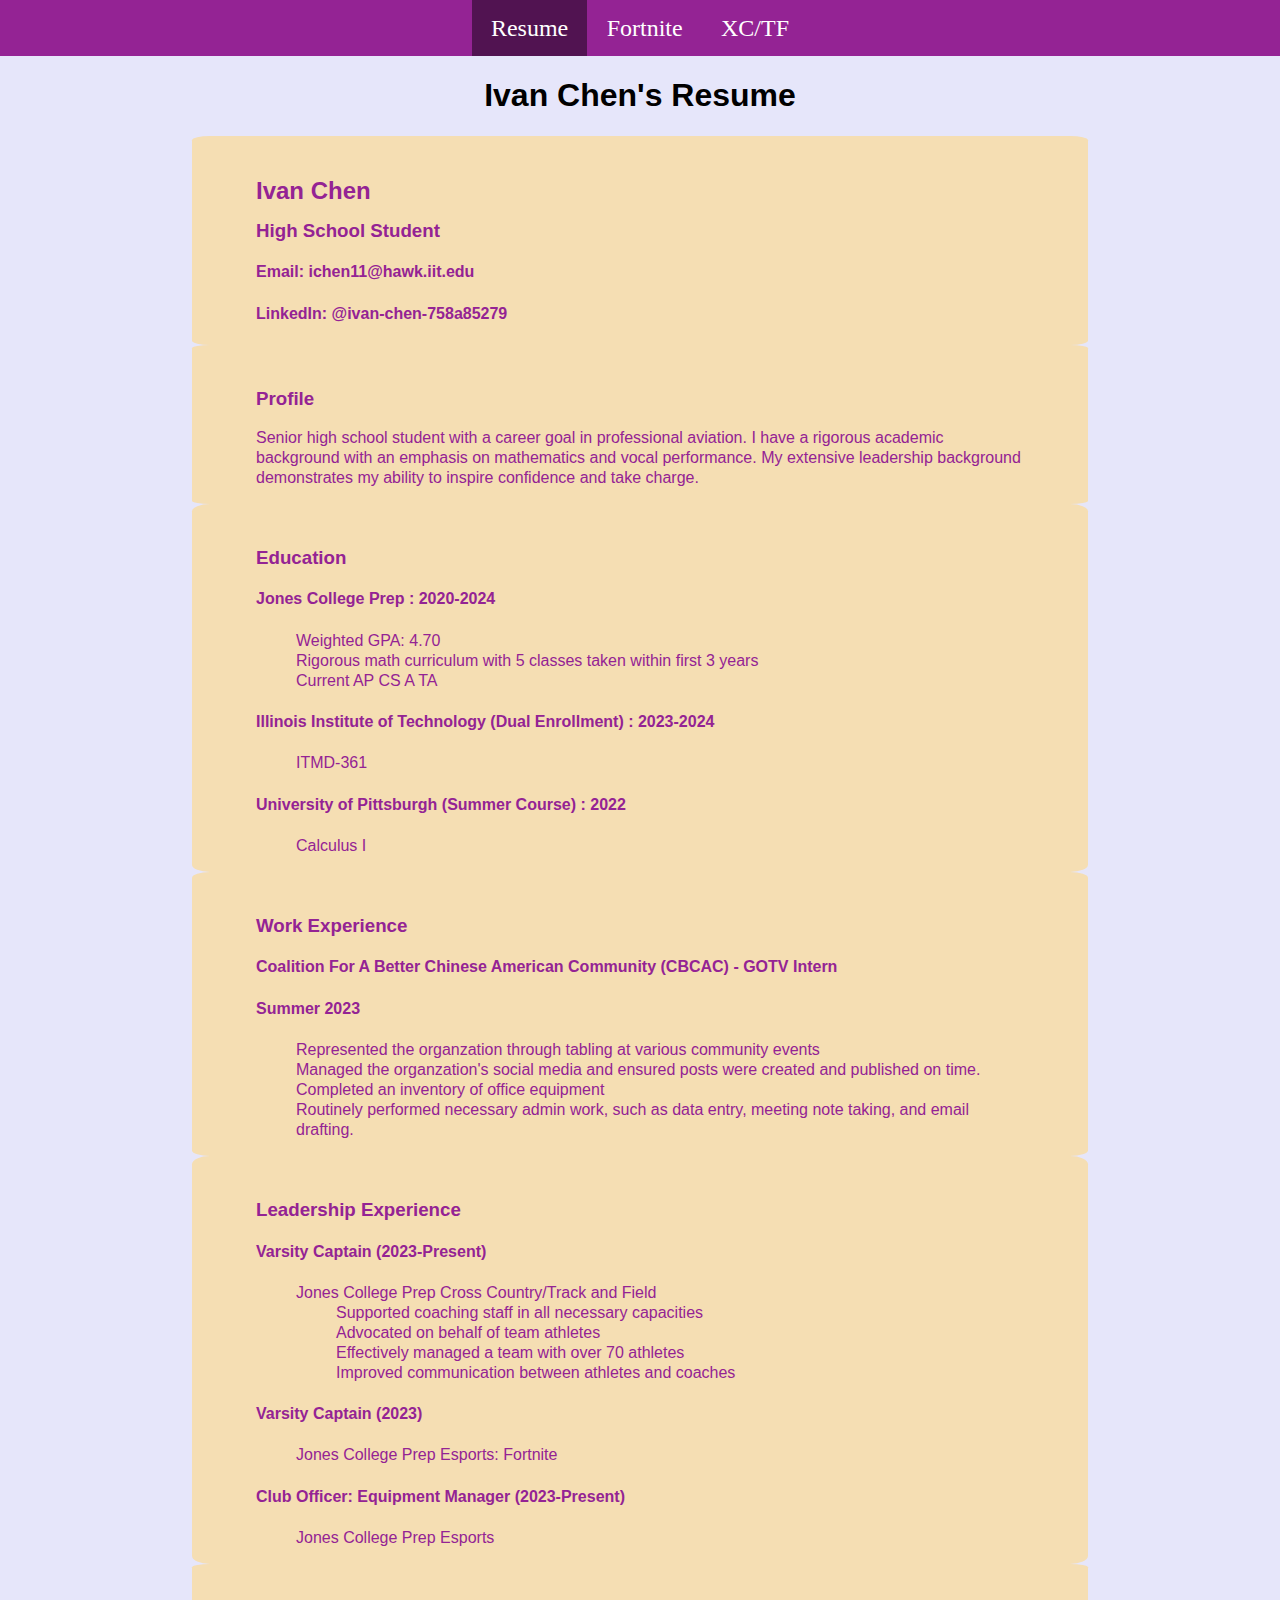
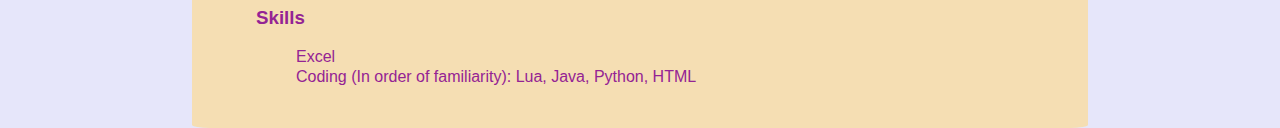
<file: index.html>
<!DOCTYPE html>
<html lang="en">
<head>
  <meta charset="UTF-8">
  <title>Resume</title>
  <link rel="stylesheet" href="css/normalize.css">
  <link rel="stylesheet" href="css/style.css">
</head>

<body>
  <div class="navbar">
    <a class="active" href="https://1vahn.github.io/project2">Resume</a>
    <a href="https://1vahn.github.io/project2/fortnite.html">Fortnite</a>
    <a href="https://1vahn.github.io/project2/xctf.html">XC/TF</a>
  </div>

  <h1>Ivan Chen's Resume</h1>

  <div class="container">
    <section>
      <h2>Ivan Chen</h2>
      <h3>High School Student</h3>
      <h4>Email: <a class="clean" href="mailto:ichen11@hawk.iit.edu">ichen11@hawk.iit.edu</a></h4>
      <h4>LinkedIn: <a class="clean" href="https://www.linkedin.com/in/ivan-chen-758a85279/">@ivan-chen-758a85279</a></h4>
    </section>
  </div>

  <div class="container">
    <section>
      <h3>Profile</h3>
      <p class="text">Senior high school student with a career goal in professional aviation. I have a rigorous academic background with an emphasis on mathematics and vocal performance. My extensive leadership background demonstrates my ability to inspire confidence and take charge.</p>
    </section>
  </div>

  <div class="container">
    <section>
      <h3>Education</h3>
      <h4>Jones College Prep : 2020-2024</h4>
      <ul class="clean">
        <li>Weighted GPA: 4.70</li>
        <li>Rigorous math curriculum with 5 classes taken within first 3 years</li>
        <li>Current AP CS A TA</li>
      </ul>
      <h4>Illinois Institute of Technology (Dual Enrollment) : 2023-2024</h4>
      <ul>
        <li>ITMD-361</li>
      </ul>
      <h4>University of Pittsburgh (Summer Course) : 2022</h4>
      <ul>
        <li>Calculus I</li>
      </ul>
    </section> 
  </div>

  <div class="container">
    <section>
      <h3>Work Experience</h3>
      <h4>Coalition For A Better Chinese American Community (CBCAC) - GOTV Intern</h4>
      <h4>Summer 2023</h4>
      <ul>
        <li>Represented the organzation through tabling at various community events</li>
        <li>Managed the organzation's social media and ensured posts were created and published on time.</li>
        <li>Completed an inventory of office equipment</li>
        <li>Routinely performed necessary admin work, such as data entry, meeting note taking, and email drafting.</li>
      </ul>
    </section>
  </div>

  <div class="container">
    <section>
      <h3>Leadership Experience</h3>
      <h4>Varsity Captain (2023-Present)</h4>
      <ul class="blank">
        <li>Jones College Prep Cross Country/Track and Field
          <ul>
            <li>Supported coaching staff in all necessary capacities</li>
            <li>Advocated on behalf of team athletes</li>
            <li>Effectively managed a team with over 70 athletes</li>
            <li>Improved communication between athletes and coaches</li>
          </ul>
        </li>
      </ul>
      <h4>Varsity Captain (2023)</h4>
      <ul class="blank">
        <li>Jones College Prep Esports: Fortnite</li>
      </ul>
      <h4>Club Officer: Equipment Manager (2023-Present)</h4>
      <ul class="blank">
        <li>Jones College Prep Esports</li>
      </ul>
    </section>
  </div>
  
  <div class="container bottompad">
    <section>
      <h3>Skills</h3>
      <ul>
        <li>Excel</li>
        <li>Coding (In order of familiarity): Lua, Java, Python, HTML</li>
      </ul>
    </section>
  </div>

</body>
</html>
</file>
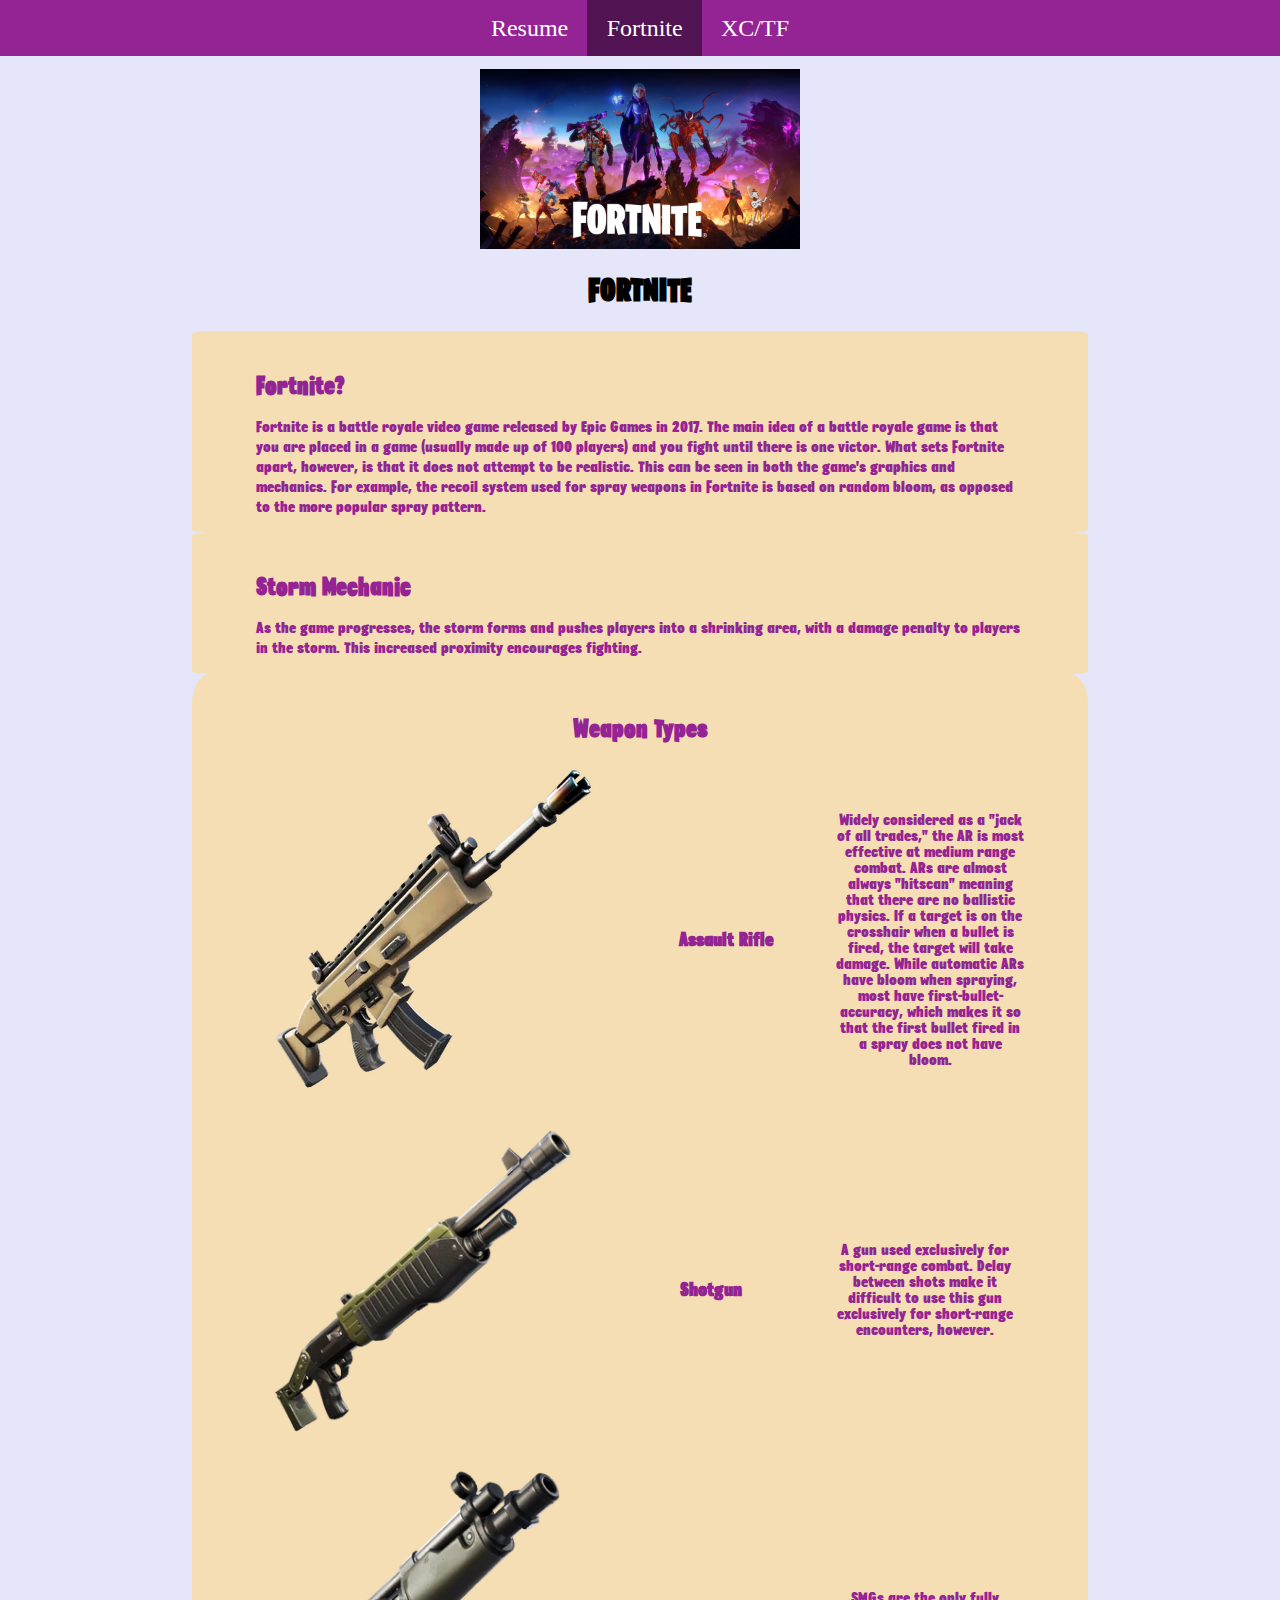
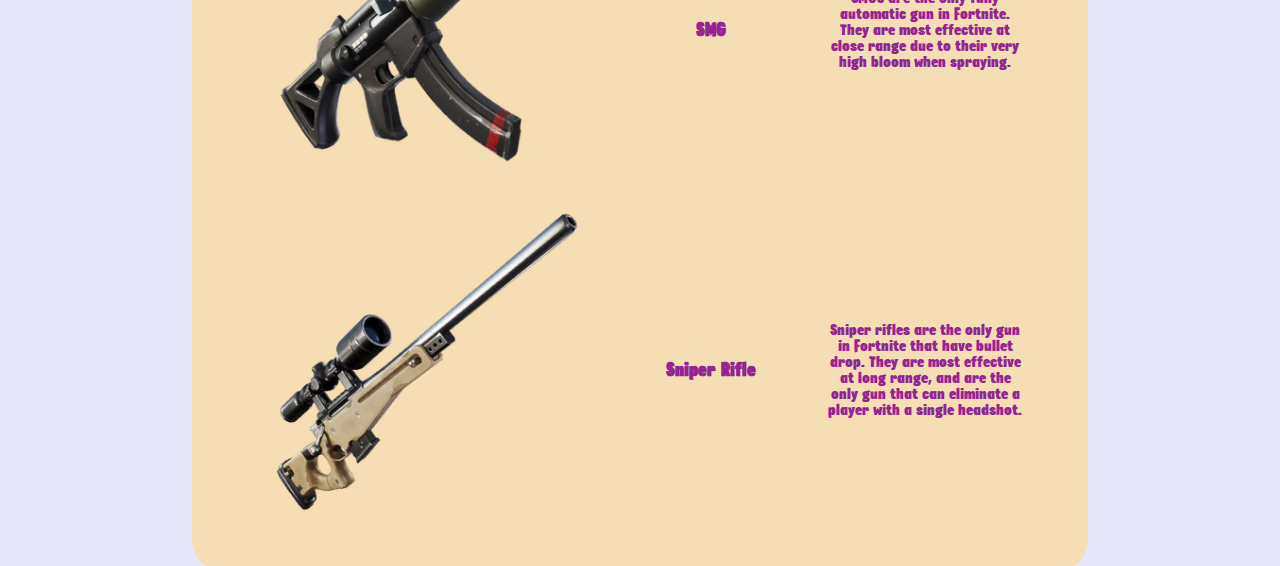
<file: fortnite.html>
<!DOCTYPE html>
<html lang="en">
<head>
  <meta charset="UTF-8">
  <title>Fortnite</title>
  <link rel="stylesheet" href="css/normalize.css">
  <link rel="stylesheet" href="css/style.css">
</head>

<body>
  <div class="navbar">
    <a href="https://1vahn.github.io/project2">Resume</a>
    <a class="active" href="https://1vahn.github.io/project2/fortnite.html">Fortnite</a>
    <a href="https://1vahn.github.io/project2/xctf.html">XC/TF</a>
  </div>

  <div class="centerspace">
    <img class="small" src="media/fortnite.jpg" alt="Fortnite logo banner">
  </div>
  <h1 class="fortnite">FORTNITE</h1>

  <div class="container">
    <section>
      <h2 class="fortnite">Fortnite?</h2>
      <p class="fortnite">Fortnite is a battle royale video game released by Epic Games in 2017. The main idea of a battle royale game is that you are placed in a game (usually made up of 100 players) and you fight until there is one victor. What sets Fortnite apart, however, is that it does not attempt to be realistic. This can be seen in both the game's graphics and mechanics. For example, the recoil system used for spray weapons in Fortnite is based on random bloom, as opposed to the more popular spray pattern.</p>
    </section>
  </div>

  <div class="container">
    <section>
      <h2 class="fortnite">Storm Mechanic</h2>
      <p class="fortnite">As the game progresses, the storm forms and pushes players into a shrinking area, with a damage penalty to players in the storm. This increased proximity encourages fighting.</p>
    </section>
  </div>

  <div class="container bottompad">
    <section>
      <h2 class="center fortnite">Weapon Types</h2>


      <div class="grid">
        <img src="media/ar.jpg" alt="Fortnite assault rifle">
        <h3 class="center fortnite">Assault Rifle</h3>
        <p class="center fortnite">Widely considered as a "jack of all trades," the AR is most effective at medium range combat. ARs are almost always "hitscan" meaning that there are no ballistic physics. If a target is on the crosshair when a bullet is fired, the target will take damage. While automatic ARs have bloom when spraying, most have first-bullet-accuracy, which makes it so that the first bullet fired in a spray does not have bloom.</p>
      </div>

      <div class="grid">
        <img class="fixedimg" src="media/shot.jpg" alt="Fortnite shotgun">
        <h3 class="center fortnite">Shotgun</h3>
        <p class="center fortnite">A gun used exclusively for short-range combat. Delay between shots make it difficult to use this gun exclusively for short-range encounters, however.</p>

      </div>
      
      <div class="grid">
        <img class="fixedimg" src="media/smg.jpg" alt="Fortnite smg">
        <h3 class="center fortnite">SMG</h3>
        <p class="center fortnite">SMGs are the only fully automatic gun in Fortnite. They are most effective at close range due to their very high bloom when spraying.</p>
      </div>

      <div class="grid">
        <img class="fixedimg" src="media/sniper.jpg" alt="Fortnite sniper rifle">
        <h3 class="center fortnite">Sniper Rifle</h3>
        <p class="center fortnite">Sniper rifles are the only gun in Fortnite that have bullet drop. They are most effective at long range, and are the only gun that can eliminate a player with a single headshot.</p>
      </div>
    </section>
  </div>
</body>
</html>
</file>
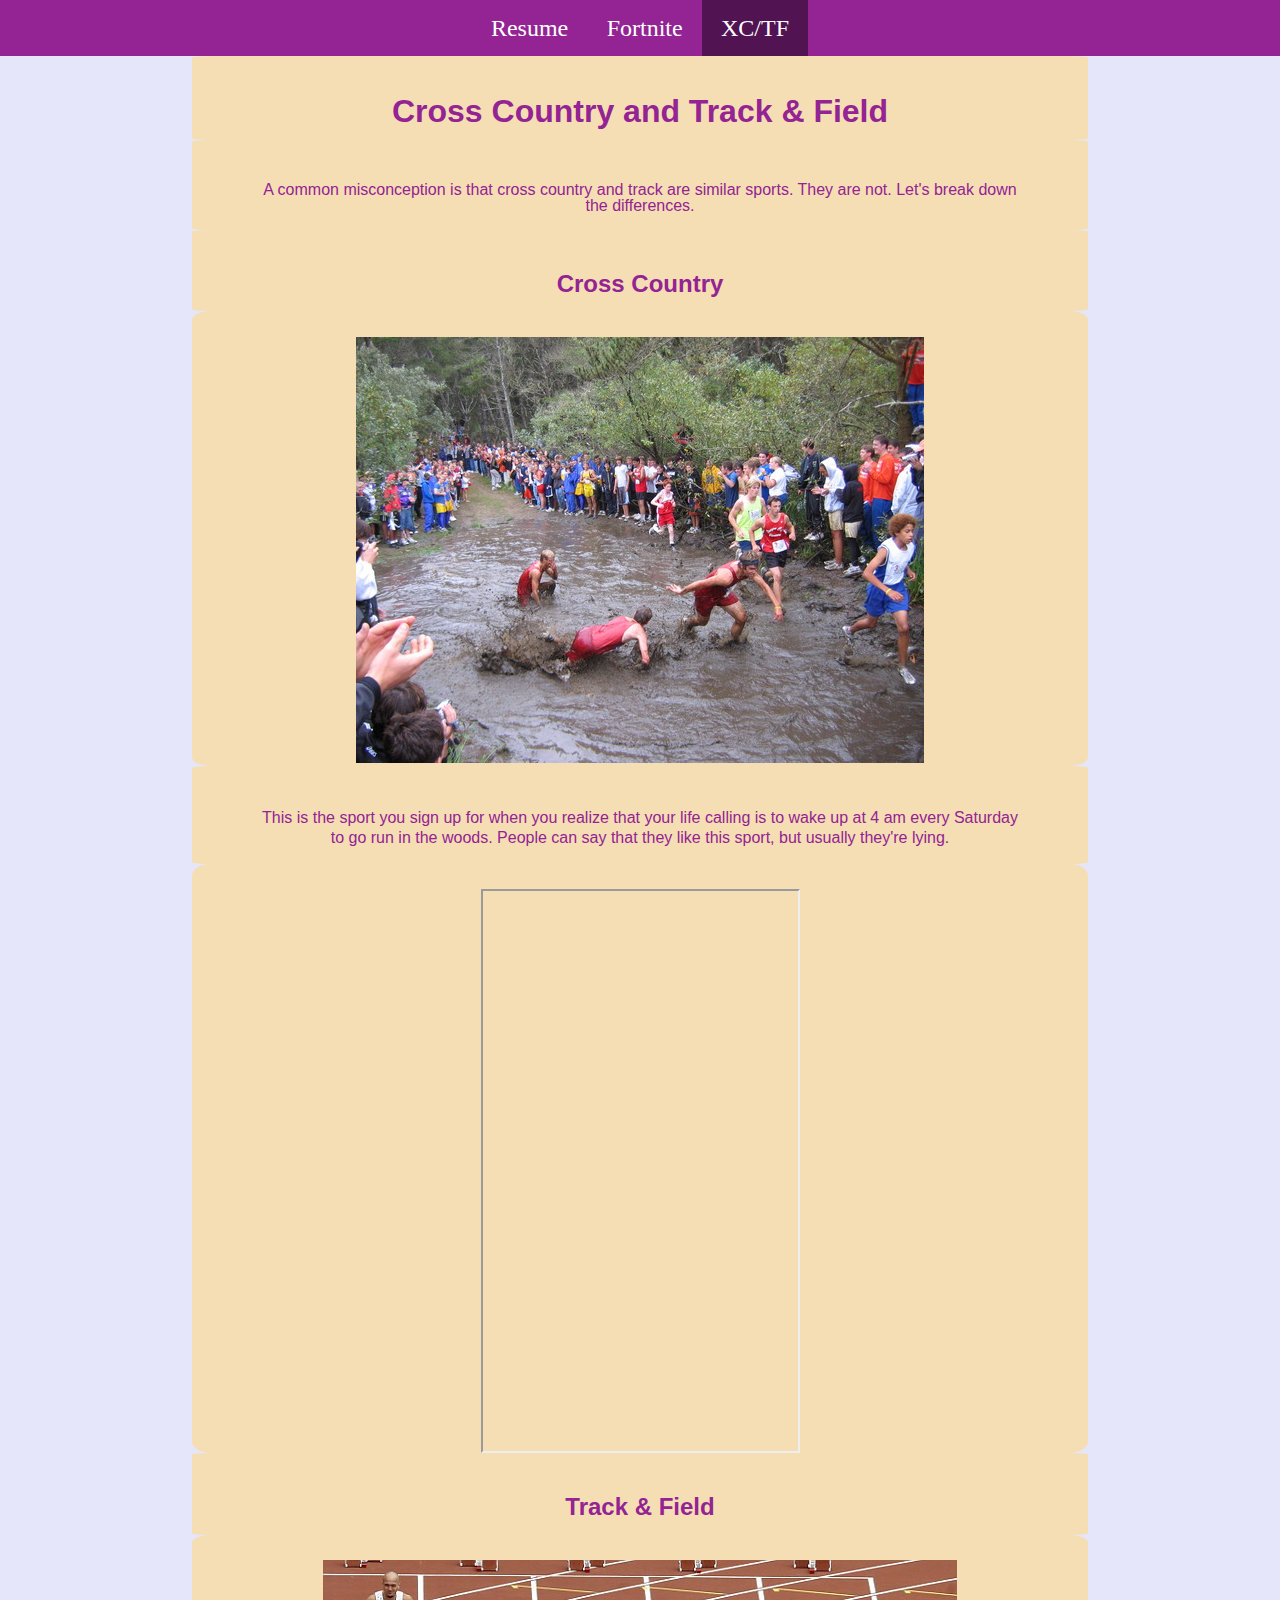
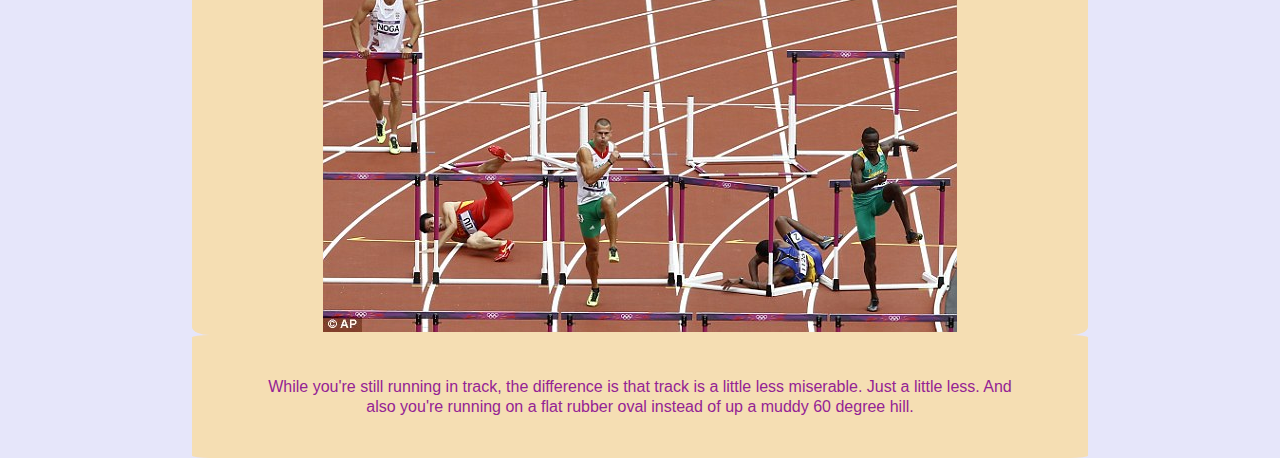
<file: xctf.html>
<!DOCTYPE html>
<html lang="en">
<head>
  <meta charset="UTF-8">
  <title>XC/TF</title>
  <link rel="stylesheet" href="css/normalize.css">
  <link rel="stylesheet" href="css/style.css">
</head>

<body> 
  <div class="navbar">
    <a href="https://1vahn.github.io/project2">Resume</a>
    <a href="https://1vahn.github.io/project2/fortnite.html">Fortnite</a>
    <a class="active" href="https://1vahn.github.io/project2/xctf.html">XC/TF</a>
  </div>

  <div class="container">
    <div class="center">
      <h1>Cross Country and Track & Field</h1>
    </div>
  </div>
  
  <div class="container">
    <div class="center">
      <p>A common misconception is that cross country and track are similar sports. They are not. Let's break down the differences.</p>
    </div>
  </div>

  <div class="container">
    <div class="center">
      <h2>Cross Country</h2>
    </div>
  </div>
  <div class="container">
    <div class="center">
      <img src="media/cross-country.jpg" alt="Cross country runners falling while running up muddy hill">
    </div>
  </div>

  <div class="container center">
    <p>This is the sport you sign up for when you realize that your life calling is to wake up at 4 am every Saturday to go run in the woods. People can say that they like this sport, but usually they're lying.</p>
  </div>
  <div class="container center">
    <iframe width="315" height="560" src="https://www.youtube.com/embed/yXbk5Em1EGw?si=cWAIrxSHUXrcS0kj"></iframe>
  </div>

  <div class="container">
    <div class="center">
      <h2>Track & Field</h2>
    </div>
  </div>
  <div class="container">
    <div class="center">
      <img src="media/hurdles.jpg" alt="Track & field fall">
    </div>
  </div>
  <div class="container center bottompad">
    <p>While you're still running in track, the difference is that track is a little less miserable. Just a little less. And also you're running on a flat rubber oval instead of up a muddy 60 degree hill.</p>
  </div>
</body>
</html>
</file>
<file: css/style.css>
h1 {
  text-align: center;
  font-family: helvetica;
  float: none;
}

a:visited { 
  text-decoration: none; 

  }

.navbar {
  overflow: hidden;
  background-color: rgb(148, 35, 148);
  display: flex;
  justify-content: center;
  font-family: cursive;
  font-size: x-large;
}

.navbar a {
  float: left;
  display: block;
  color: white;
  text-align: center;
  padding: 1rem 1.2rem;
  text-decoration: none;
}

.navbar a:hover {
  background-color: rgb(186, 125, 186);
}

.navbar a.active {
  background-color: rgb(81, 19, 81);
  color: white;
}

body {
  background-color: lavender;
}

div {
  font-family: helvetica;
  text-align: left;
  margin: auto;
  line-height: 100%;
  color: rgb(148, 35, 148);
}

.container {
  display: flex;

  padding-top: 2%;
  padding-bottom: 0;
  padding-left: 5%;
  padding-right: 5%;
  justify-content: left;
  background-color: wheat;
  width: 60%;
  border-radius: 2%;
  line-height: 125%;
}

.text {
  line-height: 125%;
}

.blank{
  list-style-type: none;
}

ul {
  line-height: 125%;
  list-style: none;

}

.clean {
  color: rgb(148, 35, 148);
  text-decoration: none;
}

.centerspace {
  padding-top: 1%;
  text-align: center;
}

.center {
  text-align: center;
}

@font-face {
  font-family: "Fortnite";
  src: url("fonts/fortnite.ttf") format("truetype");
}

.fortnite {
  font-family: "Fortnite";
}

iframe {
  margin: auto;
}

.small {
  width: 25%;
  height: auto;
}

.divfloat {
  float: left;
  display: flex;
}

.divright {
  float: right;
  display: block;
}

.grid {
  display: grid;
  grid-template-columns: 1fr 1fr 1fr;
  grid-gap: 1rem;
  align-items: center;
}

.fixedimg {
  width: 9cm;
}

.bottompad {
  padding-bottom: 2%;
}
</file>
